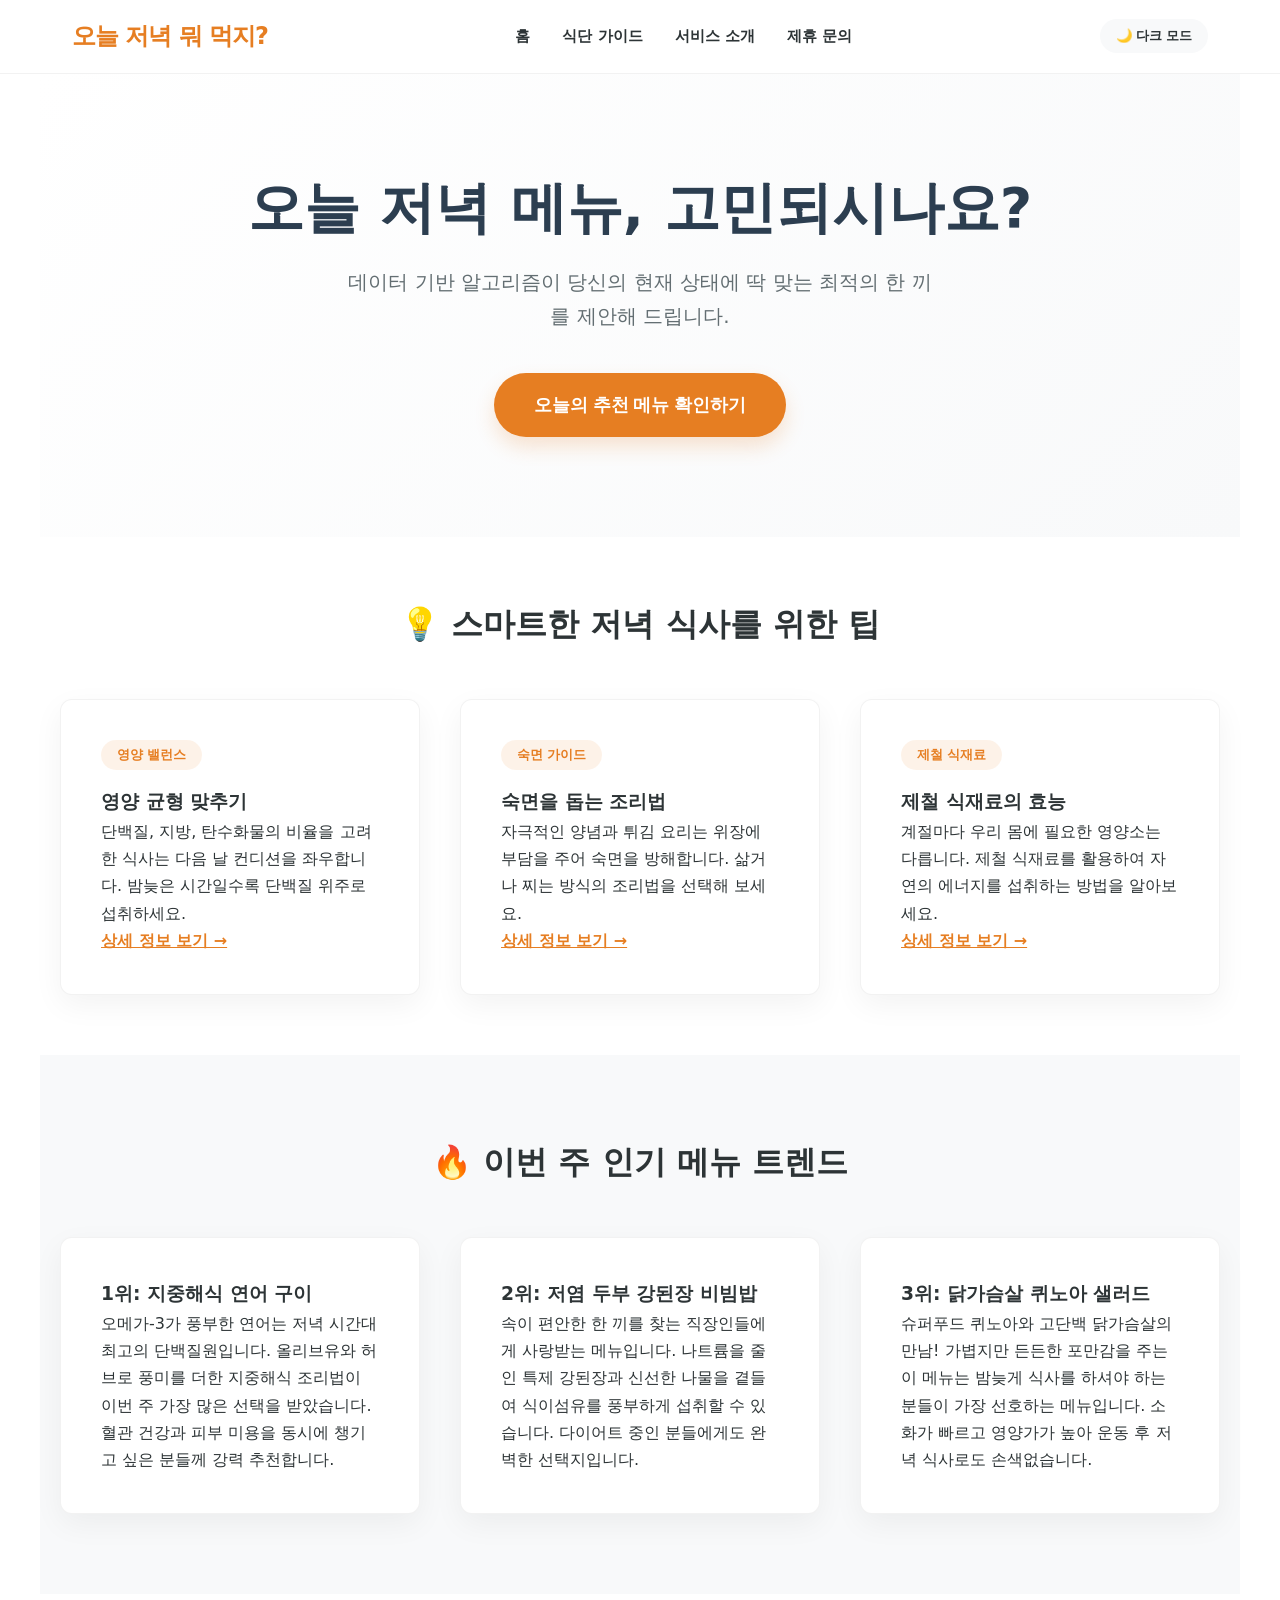
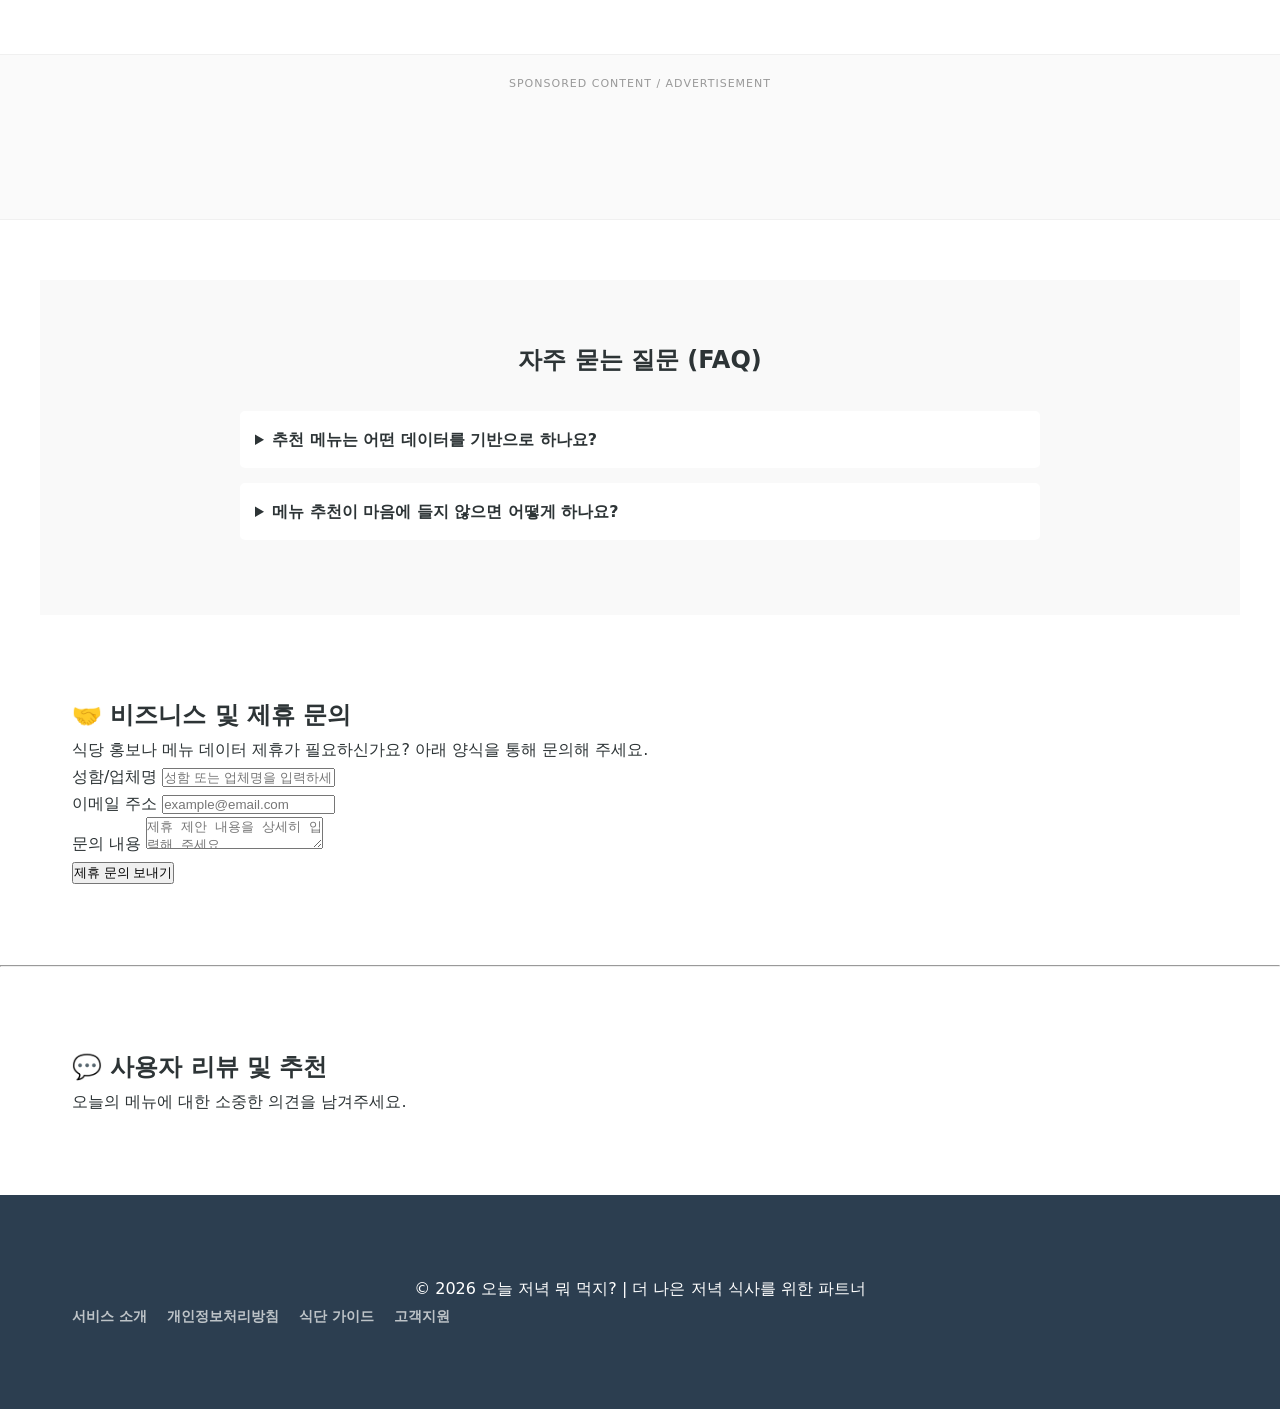
<file: index.html>
<!DOCTYPE html>
<html lang="ko">
<head>
  <meta charset="UTF-8" />
  <meta name="viewport" content="width=device-width, initial-scale=1.0" />
  <title>오늘 저녁 뭐 먹지? | 맞춤형 저녁 식단 추천 및 건강 가이드</title>
  <link href='/style.css' rel='stylesheet'>
  <meta name="description" content="매일 반복되는 저녁 메뉴 고민을 1초 만에 해결해 드립니다. 영양사 권장 식단 가이드와 과학적인 저녁 식사 원칙을 확인하고 최적의 메뉴를 추천받으세요.">
  <meta name="keywords" content="저녁메뉴추천, 오늘저녁뭐먹지, 건강식단, 다이어트식단, 식단가이드">
  <meta name="google-adsense-account" content="ca-pub-7656741498256515">
  <script async src="https://pagead2.googlesyndication.com/pagead/js/adsbygoogle.js?client=ca-pub-7656741498256515"
     crossorigin="anonymous"></script>
</head>
<body>
  <header>
    <nav>
      <div class="logo">오늘 저녁 뭐 먹지?</div>
      <ul role="menubar">
        <li role="none"><a href="/" role="menuitem" title="홈 페이지로 이동">홈</a></li>
        <li role="none"><a href="/dinner.html" role="menuitem" title="건강한 저녁 식사 가이드 읽기">식단 가이드</a></li>
        <li role="none"><a href="/about.html" role="menuitem" title="서비스 및 팀 소개 보기">서비스 소개</a></li>
        <li role="none"><a href="#partnership" role="menuitem" title="비즈니스 제휴 문의하기">제휴 문의</a></li>
      </ul>
      <button id="theme-toggle" title="다크 모드와 라이트 모드 전환">🌙 다크 모드</button>
    </nav>
  </header>

  <main>
    <section id="hero" aria-labelledby="hero-title">
      <h1 id="hero-title">오늘 저녁 메뉴, 고민되시나요?</h1>
      <p>데이터 기반 알고리즘이 당신의 현재 상태에 딱 맞는 최적의 한 끼를 제안해 드립니다.</p>
      <button id="generate" title="랜덤 메뉴 추천 시작하기">오늘의 추천 메뉴 확인하기</button>
    </section>

    <!-- 추천 결과 팝업 모달 -->
    <div id="result-modal" class="modal hidden" role="dialog" aria-modal="true" aria-labelledby="modal-title">
      <div class="modal-content">
        <span class="close-btn" title="닫기" aria-label="Close modal">&times;</span>
        <h2 id="modal-title">오늘의 추천 메뉴</h2>
        
        <!-- 추천 메뉴 이미지 그리드 추가 -->
        <div id="food-images" class="food-image-grid"></div>

        <div class="recommendation-single">
          <div class="rec-card" id="rec-main">
            <div class="tag" id="rec-tag"></div>
            <h3 class="name" id="rec-name"></h3>
            <p class="desc" id="rec-desc"></p>
          </div>
        </div>
        <p class="modal-footer-text">추천 메뉴의 상세 팁을 확인해 보세요!</p>
        
        <!-- 상세 팁 영역 -->
        <div id="tip-area" class="hidden">
          <hr style="margin: 30px 0; border-top: 1px dashed #ddd;">
          <h3 id="tip-title"></h3>
          <ul id="tip-list" style="text-align: left; display: inline-block;"></ul>
        </div>
      </div>
    </div>

    <!-- 정보성 섹션 -->
    <section id="guides" style="padding: 60px 20px; background: #fff;" aria-labelledby="guides-title">
      <h2 id="guides-title" class="section-title">💡 스마트한 저녁 식사를 위한 팁</h2>
      <div class="grid">
        <article class="card">
          <div class="tag">영양 밸런스</div>
          <h3>영양 균형 맞추기</h3>
          <p>단백질, 지방, 탄수화물의 비율을 고려한 식사는 다음 날 컨디션을 좌우합니다. 밤늦은 시간일수록 단백질 위주로 섭취하세요.</p>
          <a href="/dinner.html" style="color: var(--primary); font-weight: bold;" title="영양 균형 가이드 상세보기">상세 정보 보기 →</a>
        </article>
        <article class="card">
          <div class="tag">숙면 가이드</div>
          <h3>숙면을 돕는 조리법</h3>
          <p>자극적인 양념과 튀김 요리는 위장에 부담을 주어 숙면을 방해합니다. 삶거나 찌는 방식의 조리법을 선택해 보세요.</p>
          <a href="/dinner.html" style="color: var(--primary); font-weight: bold;" title="숙면 조리법 가이드 상세보기">상세 정보 보기 →</a>
        </article>
        <article class="card">
          <div class="tag">제철 식재료</div>
          <h3>제철 식재료의 효능</h3>
          <p>계절마다 우리 몸에 필요한 영양소는 다릅니다. 제철 식재료를 활용하여 자연의 에너지를 섭취하는 방법을 알아보세요.</p>
          <a href="/dinner.html" style="color: var(--primary); font-weight: bold;" title="제철 식재료 가이드 상세보기">상세 정보 보기 →</a>
        </article>
      </div>
    </section>

    <!-- 이번 주 트렌드 섹션 추가 (가치 높은 콘텐츠) -->
    <section id="trends" style="padding: 80px 20px; background: var(--bg-soft);">
      <h2 class="section-title">🔥 이번 주 인기 메뉴 트렌드</h2>
      <div class="grid">
        <div class="card">
          <h3>1위: 지중해식 연어 구이</h3>
          <p>오메가-3가 풍부한 연어는 저녁 시간대 최고의 단백질원입니다. 올리브유와 허브로 풍미를 더한 지중해식 조리법이 이번 주 가장 많은 선택을 받았습니다. 혈관 건강과 피부 미용을 동시에 챙기고 싶은 분들께 강력 추천합니다.</p>
        </div>
        <div class="card">
          <h3>2위: 저염 두부 강된장 비빔밥</h3>
          <p>속이 편안한 한 끼를 찾는 직장인들에게 사랑받는 메뉴입니다. 나트륨을 줄인 특제 강된장과 신선한 나물을 곁들여 식이섬유를 풍부하게 섭취할 수 있습니다. 다이어트 중인 분들에게도 완벽한 선택지입니다.</p>
        </div>
        <div class="card">
          <h3>3위: 닭가슴살 퀴노아 샐러드</h3>
          <p>슈퍼푸드 퀴노아와 고단백 닭가슴살의 만남! 가볍지만 든든한 포만감을 주는 이 메뉴는 밤늦게 식사를 하셔야 하는 분들이 가장 선호하는 메뉴입니다. 소화가 빠르고 영양가가 높아 운동 후 저녁 식사로도 손색없습니다.</p>
        </div>
      </div>
    </section>

    <!-- Google AdSense - 정책 준수 레이아웃 -->
    <div class="ad-section-container" style="margin: 60px 0; padding: 20px 0; border-top: 1px solid #f0f0f0; border-bottom: 1px solid #f0f0f0; background-color: #fafafa;">
      <p style="font-size: 11px; color: #999; text-align: center; letter-spacing: 1px; margin-bottom: 15px; text-transform: uppercase;">Sponsored Content / Advertisement</p>
      <div class="ad-wrapper" style="max-width: 728px; margin: 0 auto; min-height: 90px;">
        <ins class="adsbygoogle"
             style="display:block"
             data-ad-client="ca-pub-7656741498256515"
             data-ad-slot="auto"
             data-ad-format="auto"
             data-full-width-responsive="true"></ins>
        <script>
             (adsbygoogle = window.adsbygoogle || []).push({});
        </script>
      </div>
    </div>

    <section id="faq" style="padding: 60px 20px; background: #f9f9f9;" aria-labelledby="faq-title">
      <div style="max-width: 800px; margin: 0 auto;">
        <h2 id="faq-title" style="text-align: center; margin-bottom: 30px;">자주 묻는 질문 (FAQ)</h2>
        <details style="margin-bottom: 15px; padding: 15px; background: white; border-radius: 5px; cursor: pointer;">
          <summary style="font-weight: bold;">추천 메뉴는 어떤 데이터를 기반으로 하나요?</summary>
          <p style="margin-top: 10px;">저희 서비스는 공공 데이터 포털의 영양 정보와 다수의 요리 전문가 피드백을 반영한 알고리즘을 사용합니다.</p>
        </details>
        <details style="margin-bottom: 15px; padding: 15px; background: white; border-radius: 5px; cursor: pointer;">
          <summary style="font-weight: bold;">메뉴 추천이 마음에 들지 않으면 어떻게 하나요?</summary>
          <p style="margin-top: 10px;">'다시 추천받기' 기능을 통해 새로운 조합을 바로 확인하실 수 있습니다. 사용자의 피드백은 알고리즘 개선에 반영됩니다.</p>
        </details>
      </div>
    </section>

    <section id="partnership" aria-labelledby="partnership-title">
      <h2 id="partnership-title">🤝 비즈니스 및 제휴 문의</h2>
      <p>식당 홍보나 메뉴 데이터 제휴가 필요하신가요? 아래 양식을 통해 문의해 주세요.</p>
      <form action="https://formspree.io/f/xpqogpza" method="POST">
        <div class="form-group">
          <label for="name">성함/업체명</label>
          <input type="text" id="name" name="name" required placeholder="성함 또는 업체명을 입력하세요">
        </div>
        <div class="form-group">
          <label for="email">이메일 주소</label>
          <input type="email" id="email" name="email" required placeholder="example@email.com">
        </div>
        <div class="form-group">
          <label for="message">문의 내용</label>
          <textarea id="message" name="message" required placeholder="제휴 제안 내용을 상세히 입력해 주세요"></textarea>
        </div>
        <button type="submit" class="submit-btn" title="제휴 문의 내용 제출">제휴 문의 보내기</button>
      </form>
    </section>

    <hr class="section-divider">

    <section id="comments" aria-labelledby="comments-title">
      <h2 id="comments-title">💬 사용자 리뷰 및 추천</h2>
      <p>오늘의 메뉴에 대한 소중한 의견을 남겨주세요.</p>
      <div id="disqus_thread"></div>
    </section>
  </main>

  <footer>
    <div class="footer-content">
      <p>&copy; 2026 오늘 저녁 뭐 먹지? | 더 나은 저녁 식사를 위한 파트너</p>
      <nav aria-label="Footer Navigation">
        <ul style="list-style: none; padding: 0; display: flex; justify-content: center; gap: 20px;">
          <li><a href="/about.html" title="회사 소개 및 서비스 철학">서비스 소개</a></li>
          <li><a href="/privacy.html" title="개인정보 처리방침 전문 보기">개인정보처리방침</a></li>
          <li><a href="/dinner.html" title="모든 식단 가이드 목록">식단 가이드</a></li>
          <li><a href="mailto:support@example.com" title="고객지원팀에 이메일 보내기">고객지원</a></li>
        </ul>
      </nav>
    </div>
  </footer>

  <script defer src="/main.js"></script>
</body>
</html>
</file>
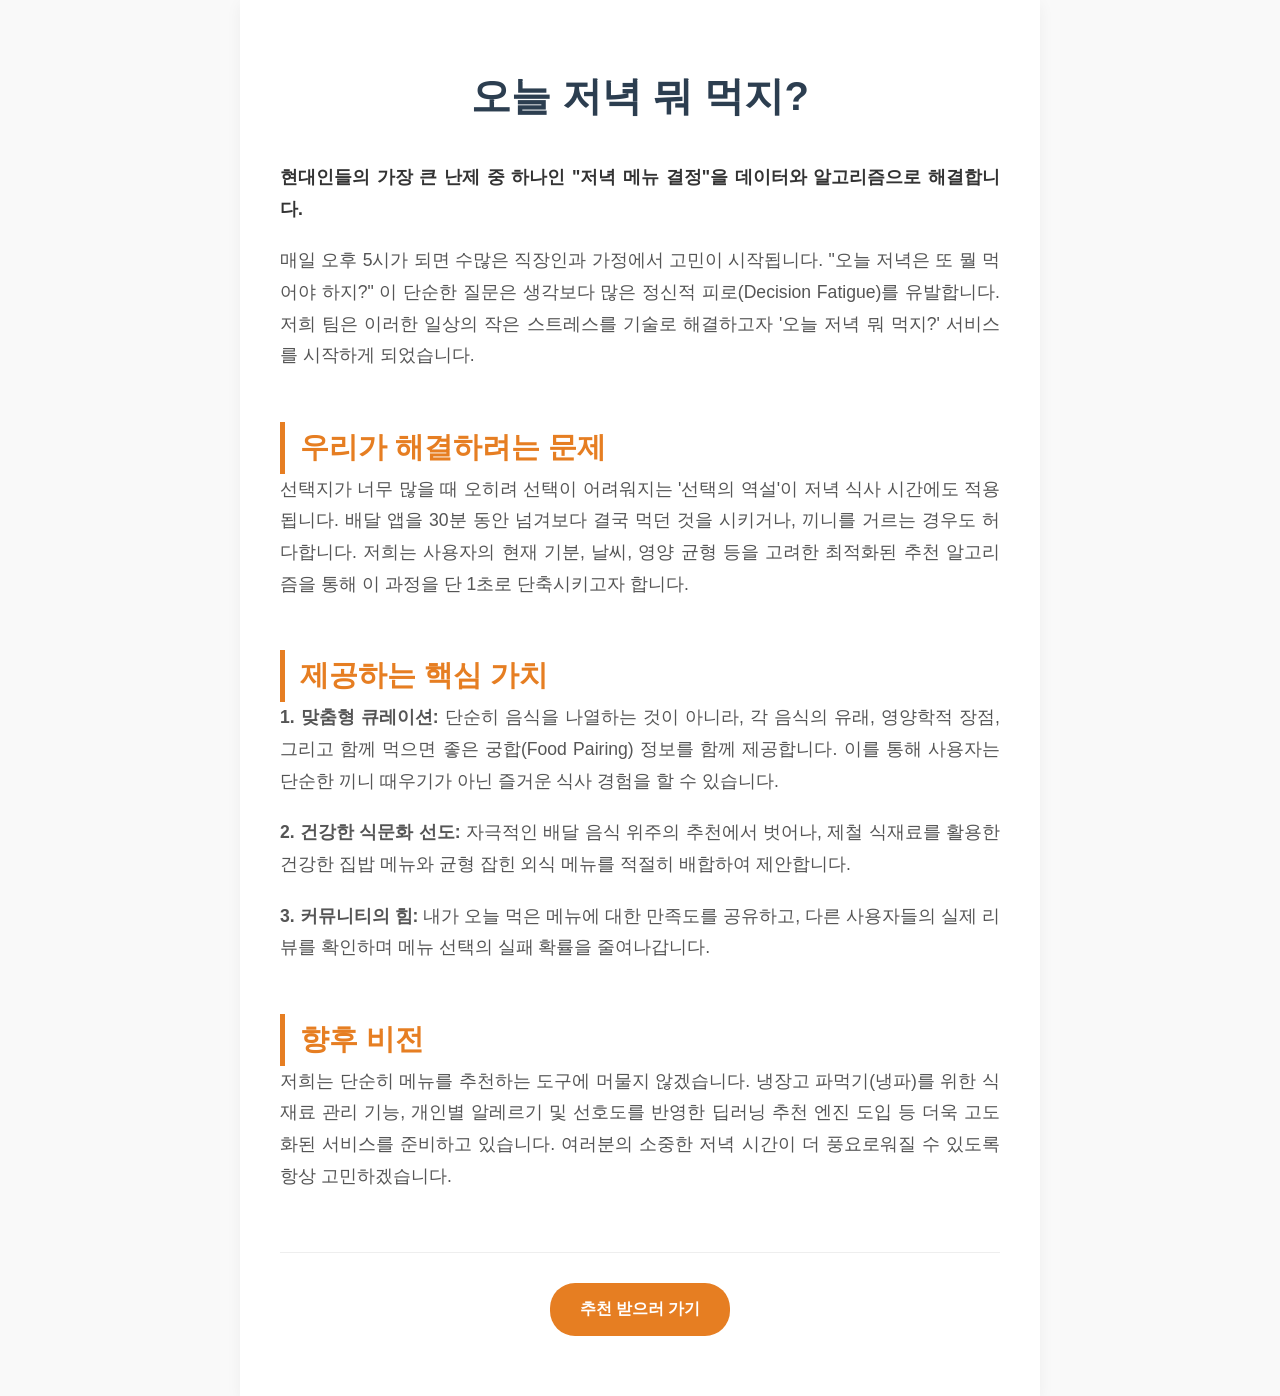
<file: about.html>
<!DOCTYPE html>
<html lang="ko">
<head>
    <meta charset="UTF-8">
    <meta name="viewport" content="width=device-width, initial-scale=1.0">
    <title>서비스 소개 - 오늘 저녁 뭐 먹지?</title>
    <link rel="stylesheet" href="style.css">
    <style>
        body { padding: 0; margin: 0; line-height: 1.8; color: #333; font-family: 'Pretendard', sans-serif; background-color: #f9f9f9; }
        .container { max-width: 800px; margin: 0 auto; background: white; padding: 60px 40px; box-shadow: 0 4px 15px rgba(0,0,0,0.05); }
        h1 { font-size: 2.5rem; color: #2c3e50; margin-bottom: 30px; text-align: center; }
        h2 { font-size: 1.8rem; color: #e67e22; margin-top: 50px; border-left: 5px solid #e67e22; padding-left: 15px; }
        p { margin-bottom: 20px; font-size: 1.1rem; color: #555; text-align: justify; }
        .highlight { font-weight: bold; color: #333; }
        .footer-nav { margin-top: 60px; text-align: center; border-top: 1px solid #eee; padding-top: 30px; }
        .btn { display: inline-block; padding: 12px 30px; background: #e67e22; color: white; text-decoration: none; border-radius: 25px; font-weight: bold; transition: background 0.3s; }
        .btn:hover { background: #d35400; }
    </style>
</head>
<body>
    <div class="container">
        <h1>오늘 저녁 뭐 먹지?</h1>
        <p class="highlight">현대인들의 가장 큰 난제 중 하나인 "저녁 메뉴 결정"을 데이터와 알고리즘으로 해결합니다.</p>
        
        <p>매일 오후 5시가 되면 수많은 직장인과 가정에서 고민이 시작됩니다. "오늘 저녁은 또 뭘 먹어야 하지?" 이 단순한 질문은 생각보다 많은 정신적 피로(Decision Fatigue)를 유발합니다. 저희 팀은 이러한 일상의 작은 스트레스를 기술로 해결하고자 '오늘 저녁 뭐 먹지?' 서비스를 시작하게 되었습니다.</p>

        <h2>우리가 해결하려는 문제</h2>
        <p>선택지가 너무 많을 때 오히려 선택이 어려워지는 '선택의 역설'이 저녁 식사 시간에도 적용됩니다. 배달 앱을 30분 동안 넘겨보다 결국 먹던 것을 시키거나, 끼니를 거르는 경우도 허다합니다. 저희는 사용자의 현재 기분, 날씨, 영양 균형 등을 고려한 최적화된 추천 알고리즘을 통해 이 과정을 단 1초로 단축시키고자 합니다.</p>

        <h2>제공하는 핵심 가치</h2>
        <p><strong>1. 맞춤형 큐레이션:</strong> 단순히 음식을 나열하는 것이 아니라, 각 음식의 유래, 영양학적 장점, 그리고 함께 먹으면 좋은 궁합(Food Pairing) 정보를 함께 제공합니다. 이를 통해 사용자는 단순한 끼니 때우기가 아닌 즐거운 식사 경험을 할 수 있습니다.</p>
        <p><strong>2. 건강한 식문화 선도:</strong> 자극적인 배달 음식 위주의 추천에서 벗어나, 제철 식재료를 활용한 건강한 집밥 메뉴와 균형 잡힌 외식 메뉴를 적절히 배합하여 제안합니다.</p>
        <p><strong>3. 커뮤니티의 힘:</strong> 내가 오늘 먹은 메뉴에 대한 만족도를 공유하고, 다른 사용자들의 실제 리뷰를 확인하며 메뉴 선택의 실패 확률을 줄여나갑니다.</p>

        <h2>향후 비전</h2>
        <p>저희는 단순히 메뉴를 추천하는 도구에 머물지 않겠습니다. 냉장고 파먹기(냉파)를 위한 식재료 관리 기능, 개인별 알레르기 및 선호도를 반영한 딥러닝 추천 엔진 도입 등 더욱 고도화된 서비스를 준비하고 있습니다. 여러분의 소중한 저녁 시간이 더 풍요로워질 수 있도록 항상 고민하겠습니다.</p>

        <div class="footer-nav">
            <a href="/" class="btn">추천 받으러 가기</a>
        </div>
    </div>
</body>
</html>
</file>
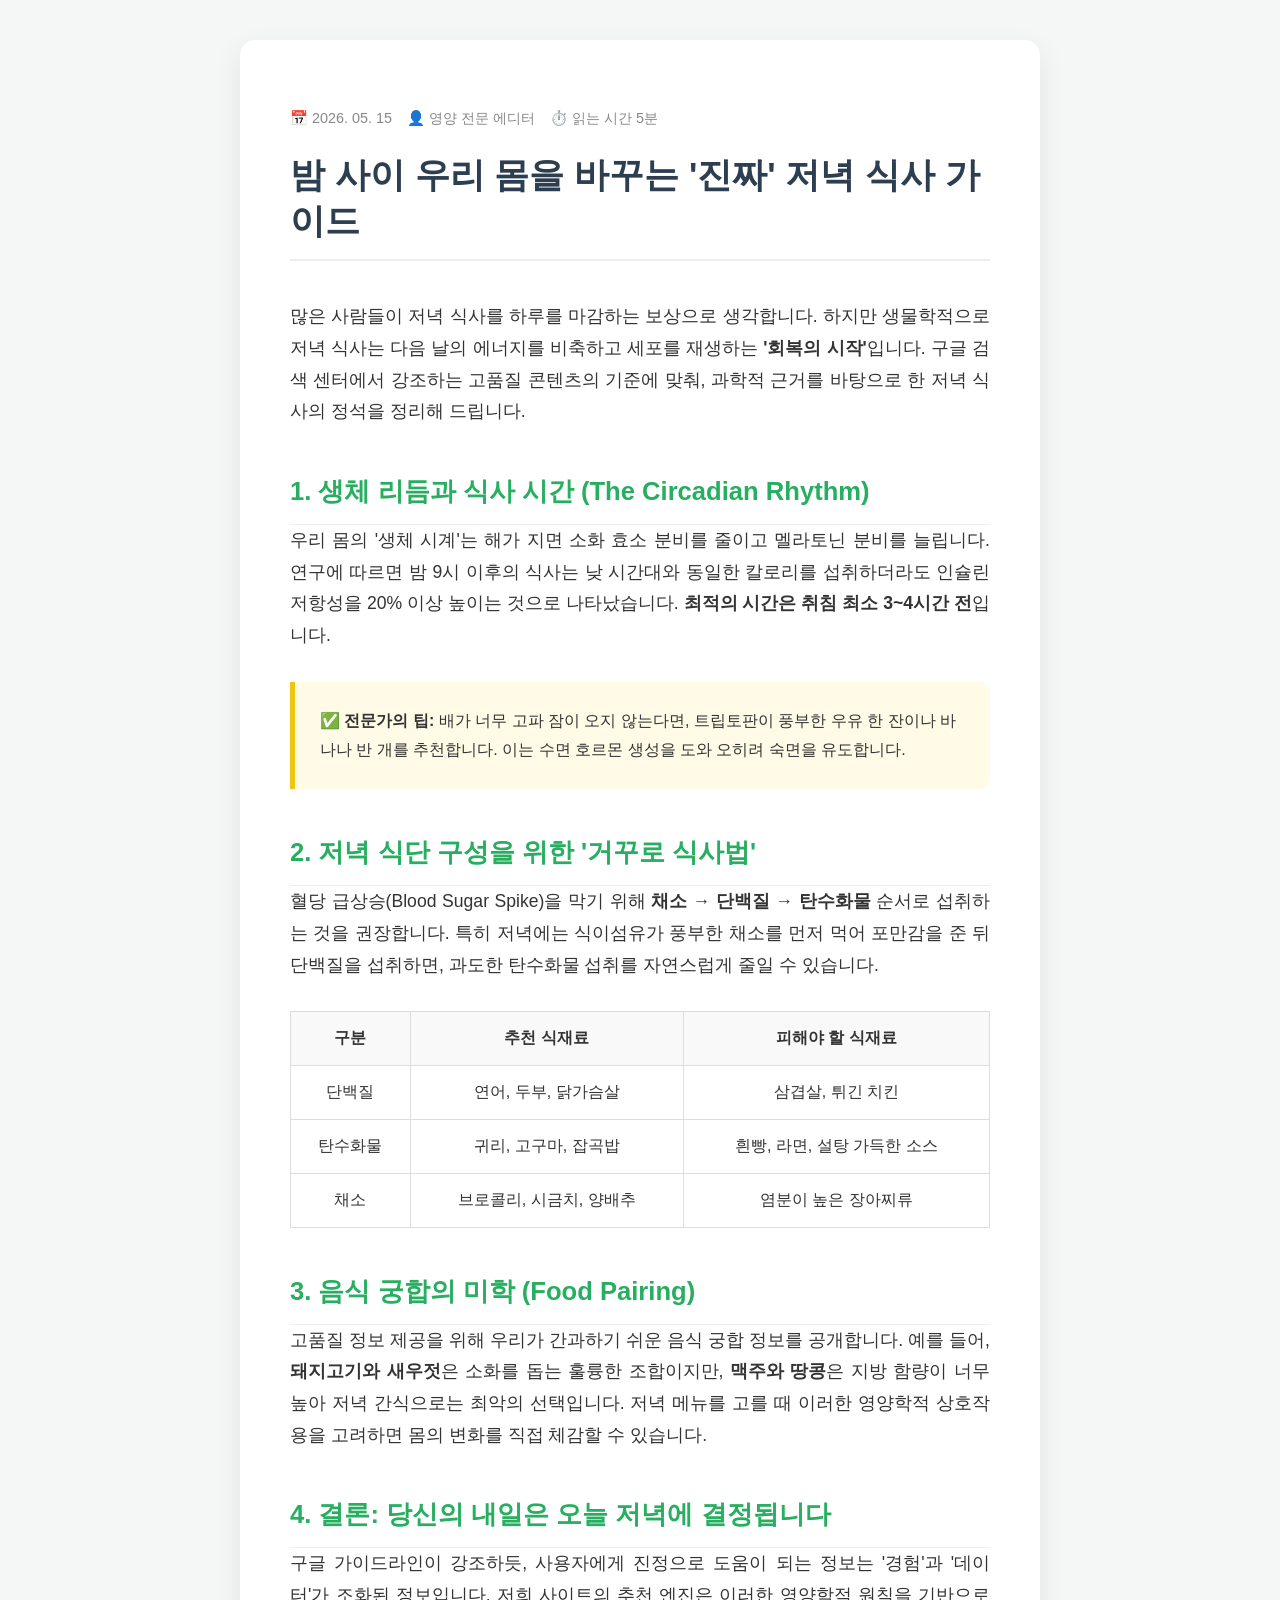
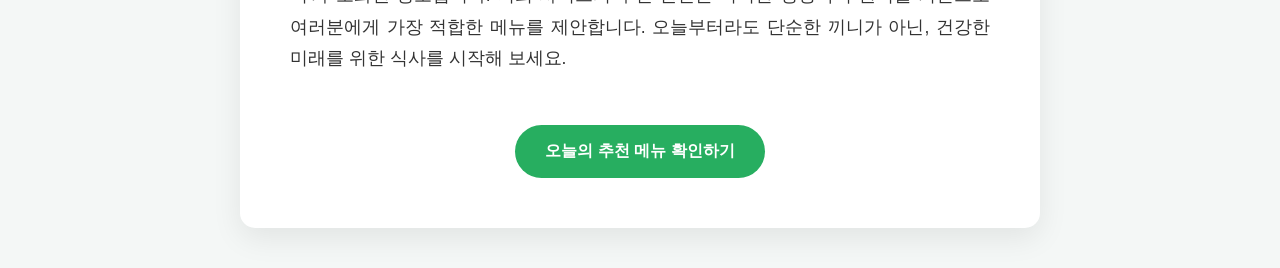
<file: dinner.html>
<!DOCTYPE html>
<html lang="ko">
<head>
    <meta charset="UTF-8">
    <meta name="viewport" content="width=device-width, initial-scale=1.0">
    <title>과학적으로 증명된 최고의 저녁 식사 원칙 - 오늘 저녁 뭐 먹지?</title>
    <meta name="description" content="단순한 식사를 넘어 건강과 숙면을 돕는 저녁 식사 가이드를 확인하세요. 시간대별 최적의 메뉴와 식재료 궁합 정보를 제공합니다.">
    <link rel="stylesheet" href="style.css">
    <style>
        body { padding: 0; margin: 0; line-height: 1.8; color: #333; font-family: 'Pretendard', sans-serif; background-color: #f4f7f6; }
        .article-container { max-width: 800px; margin: 40px auto; background: white; padding: 50px; border-radius: 15px; box-shadow: 0 10px 30px rgba(0,0,0,0.08); }
        header.article-header { border-bottom: 2px solid #eee; margin-bottom: 40px; }
        h1 { font-size: 2.2rem; color: #2c3e50; line-height: 1.3; margin-top: 10px; }
        .meta { color: #888; margin-bottom: 20px; font-size: 0.9rem; display: flex; gap: 15px; }
        h2 { font-size: 1.6rem; color: #27ae60; margin-top: 40px; border-bottom: 1px solid #eee; padding-bottom: 10px; }
        p { margin-bottom: 25px; text-align: justify; font-size: 1.1rem; }
        .highlight-box { background: #fffbe6; padding: 25px; border-left: 5px solid #f1c40f; margin: 30px 0; border-radius: 0 10px 10px 0; }
        .comparison-table { width: 100%; border-collapse: collapse; margin: 30px 0; }
        .comparison-table th, .comparison-table td { border: 1px solid #ddd; padding: 12px; text-align: center; }
        .comparison-table th { background-color: #f9f9f9; }
        .footer-nav { margin-top: 50px; text-align: center; }
        .btn-back { display: inline-block; padding: 12px 30px; background: #27ae60; color: white; text-decoration: none; border-radius: 30px; font-weight: bold; transition: opacity 0.3s; }
        .btn-back:hover { opacity: 0.9; }
    </style>
</head>
<body>
    <article class="article-container">
        <header class="article-header">
            <div class="meta">
                <span>📅 2026. 05. 15</span>
                <span>👤 영양 전문 에디터</span>
                <span>⏱️ 읽는 시간 5분</span>
            </div>
            <h1>밤 사이 우리 몸을 바꾸는 '진짜' 저녁 식사 가이드</h1>
        </header>
        
        <p>많은 사람들이 저녁 식사를 하루를 마감하는 보상으로 생각합니다. 하지만 생물학적으로 저녁 식사는 다음 날의 에너지를 비축하고 세포를 재생하는 <strong>'회복의 시작'</strong>입니다. 구글 검색 센터에서 강조하는 고품질 콘텐츠의 기준에 맞춰, 과학적 근거를 바탕으로 한 저녁 식사의 정석을 정리해 드립니다.</p>

        <h2>1. 생체 리듬과 식사 시간 (The Circadian Rhythm)</h2>
        <p>우리 몸의 '생체 시계'는 해가 지면 소화 효소 분비를 줄이고 멜라토닌 분비를 늘립니다. 연구에 따르면 밤 9시 이후의 식사는 낮 시간대와 동일한 칼로리를 섭취하더라도 인슐린 저항성을 20% 이상 높이는 것으로 나타났습니다. <strong>최적의 시간은 취침 최소 3~4시간 전</strong>입니다.</p>

        <div class="highlight-box">
            <strong>✅ 전문가의 팁:</strong> 배가 너무 고파 잠이 오지 않는다면, 트립토판이 풍부한 우유 한 잔이나 바나나 반 개를 추천합니다. 이는 수면 호르몬 생성을 도와 오히려 숙면을 유도합니다.
        </div>

        <h2>2. 저녁 식단 구성을 위한 '거꾸로 식사법'</h2>
        <p>혈당 급상승(Blood Sugar Spike)을 막기 위해 <strong>채소 → 단백질 → 탄수화물</strong> 순서로 섭취하는 것을 권장합니다. 특히 저녁에는 식이섬유가 풍부한 채소를 먼저 먹어 포만감을 준 뒤 단백질을 섭취하면, 과도한 탄수화물 섭취를 자연스럽게 줄일 수 있습니다.</p>

        <table class="comparison-table">
            <thead>
                <tr>
                    <th>구분</th>
                    <th>추천 식재료</th>
                    <th>피해야 할 식재료</th>
                </tr>
            </thead>
            <tbody>
                <tr>
                    <td>단백질</td>
                    <td>연어, 두부, 닭가슴살</td>
                    <td>삼겹살, 튀긴 치킨</td>
                </tr>
                <tr>
                    <td>탄수화물</td>
                    <td>귀리, 고구마, 잡곡밥</td>
                    <td>흰빵, 라면, 설탕 가득한 소스</td>
                </tr>
                <tr>
                    <td>채소</td>
                    <td>브로콜리, 시금치, 양배추</td>
                    <td>염분이 높은 장아찌류</td>
                </tr>
            </tbody>
        </table>

        <h2>3. 음식 궁합의 미학 (Food Pairing)</h2>
        <p>고품질 정보 제공을 위해 우리가 간과하기 쉬운 음식 궁합 정보를 공개합니다. 예를 들어, <strong>돼지고기와 새우젓</strong>은 소화를 돕는 훌륭한 조합이지만, <strong>맥주와 땅콩</strong>은 지방 함량이 너무 높아 저녁 간식으로는 최악의 선택입니다. 저녁 메뉴를 고를 때 이러한 영양학적 상호작용을 고려하면 몸의 변화를 직접 체감할 수 있습니다.</p>

        <h2>4. 결론: 당신의 내일은 오늘 저녁에 결정됩니다</h2>
        <p>구글 가이드라인이 강조하듯, 사용자에게 진정으로 도움이 되는 정보는 '경험'과 '데이터'가 조화된 정보입니다. 저희 사이트의 추천 엔진은 이러한 영양학적 원칙을 기반으로 여러분에게 가장 적합한 메뉴를 제안합니다. 오늘부터라도 단순한 끼니가 아닌, 건강한 미래를 위한 식사를 시작해 보세요.</p>

        <div class="footer-nav">
            <a href="/" class="btn-back">오늘의 추천 메뉴 확인하기</a>
        </div>
    </article>
</body>
</html>
</file>
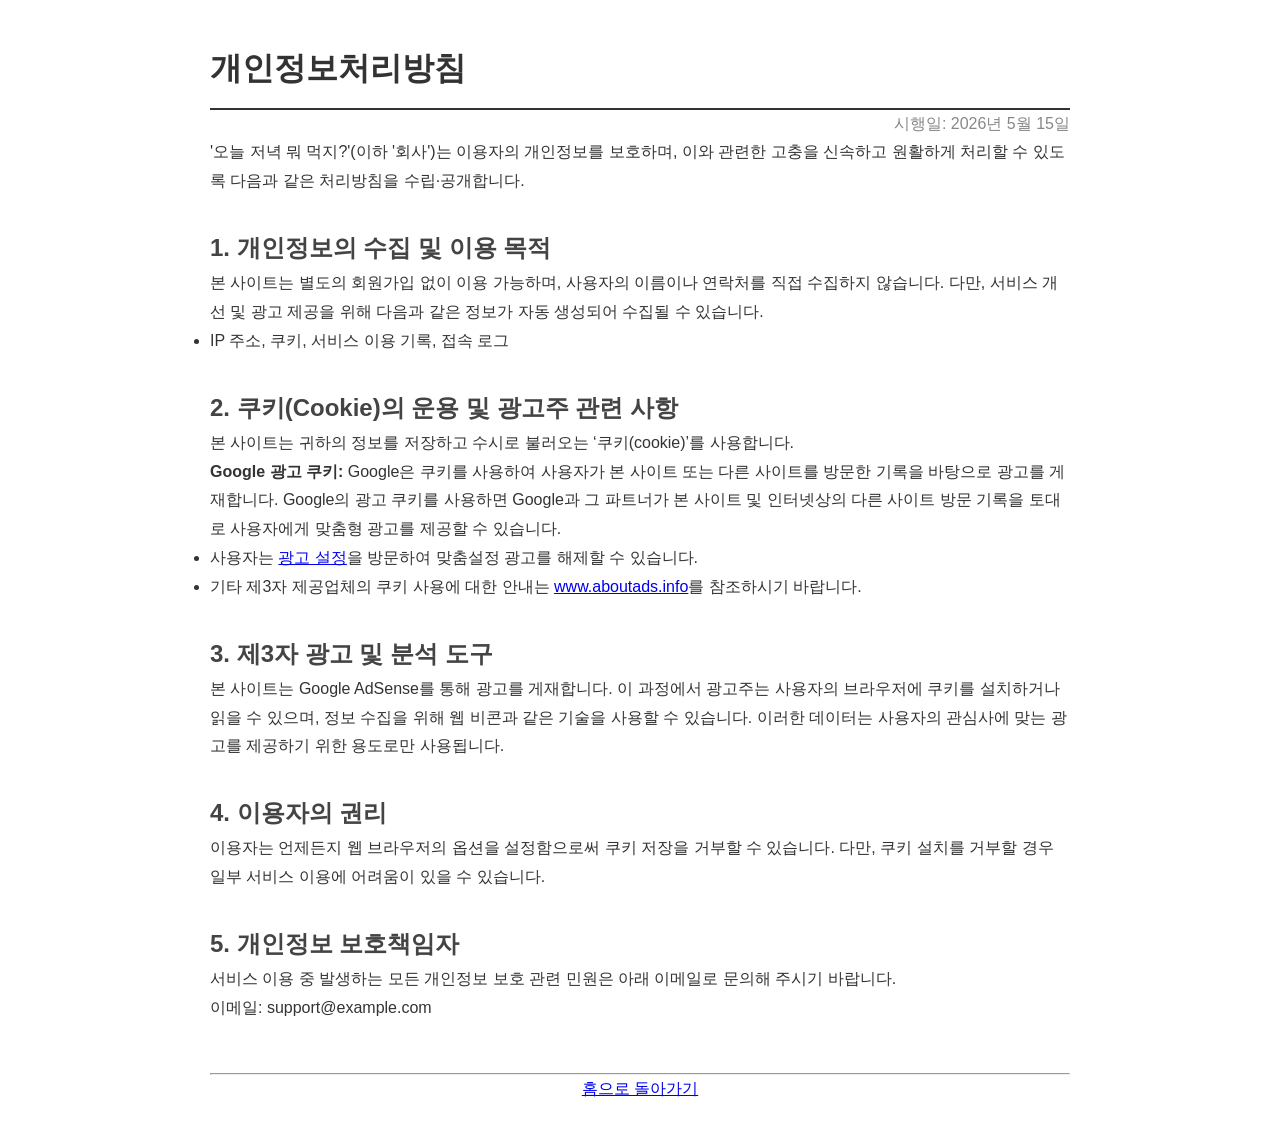
<file: privacy.html>
<!DOCTYPE html>
<html lang="ko">
<head>
    <meta charset="UTF-8">
    <meta name="viewport" content="width=device-width, initial-scale=1.0">
    <title>개인정보처리방침 - 오늘 저녁 뭐 먹지?</title>
    <link rel="stylesheet" href="style.css">
    <style>
        body { padding: 40px 20px; line-height: 1.8; max-width: 900px; margin: 0 auto; color: #333; font-family: 'Pretendard', sans-serif; }
        h1 { border-bottom: 2px solid #333; padding-bottom: 10px; }
        h2 { margin-top: 30px; color: #444; }
        p, li { font-size: 16px; }
        .date { color: #888; text-align: right; }
    </style>
</head>
<body>
    <h1>개인정보처리방침</h1>
    <p class="date">시행일: 2026년 5월 15일</p>
    
    <p>'오늘 저녁 뭐 먹지?'(이하 '회사')는 이용자의 개인정보를 보호하며, 이와 관련한 고충을 신속하고 원활하게 처리할 수 있도록 다음과 같은 처리방침을 수립·공개합니다.</p>

    <h2>1. 개인정보의 수집 및 이용 목적</h2>
    <p>본 사이트는 별도의 회원가입 없이 이용 가능하며, 사용자의 이름이나 연락처를 직접 수집하지 않습니다. 다만, 서비스 개선 및 광고 제공을 위해 다음과 같은 정보가 자동 생성되어 수집될 수 있습니다.</p>
    <ul>
        <li>IP 주소, 쿠키, 서비스 이용 기록, 접속 로그</li>
    </ul>

    <h2>2. 쿠키(Cookie)의 운용 및 광고주 관련 사항</h2>
    <p>본 사이트는 귀하의 정보를 저장하고 수시로 불러오는 ‘쿠키(cookie)’를 사용합니다.</p>
    <p><strong>Google 광고 쿠키:</strong> Google은 쿠키를 사용하여 사용자가 본 사이트 또는 다른 사이트를 방문한 기록을 바탕으로 광고를 게재합니다. Google의 광고 쿠키를 사용하면 Google과 그 파트너가 본 사이트 및 인터넷상의 다른 사이트 방문 기록을 토대로 사용자에게 맞춤형 광고를 제공할 수 있습니다.</p>
    <ul>
        <li>사용자는 <a href="https://www.google.com/settings/ads" target="_blank">광고 설정</a>을 방문하여 맞춤설정 광고를 해제할 수 있습니다.</li>
        <li>기타 제3자 제공업체의 쿠키 사용에 대한 안내는 <a href="http://www.aboutads.info" target="_blank">www.aboutads.info</a>를 참조하시기 바랍니다.</li>
    </ul>

    <h2>3. 제3자 광고 및 분석 도구</h2>
    <p>본 사이트는 Google AdSense를 통해 광고를 게재합니다. 이 과정에서 광고주는 사용자의 브라우저에 쿠키를 설치하거나 읽을 수 있으며, 정보 수집을 위해 웹 비콘과 같은 기술을 사용할 수 있습니다. 이러한 데이터는 사용자의 관심사에 맞는 광고를 제공하기 위한 용도로만 사용됩니다.</p>

    <h2>4. 이용자의 권리</h2>
    <p>이용자는 언제든지 웹 브라우저의 옵션을 설정함으로써 쿠키 저장을 거부할 수 있습니다. 다만, 쿠키 설치를 거부할 경우 일부 서비스 이용에 어려움이 있을 수 있습니다.</p>

    <h2>5. 개인정보 보호책임자</h2>
    <p>서비스 이용 중 발생하는 모든 개인정보 보호 관련 민원은 아래 이메일로 문의해 주시기 바랍니다.</p>
    <p>이메일: support@example.com</p>

    <hr style="margin-top: 50px;">
    <div style="text-align: center;">
        <a href="/" class="btn">홈으로 돌아가기</a>
    </div>
</body>
</html>
</file>
<file: style.css>
:root {
  --primary: #e67e22;
  --primary-dark: #d35400;
  --secondary: #2c3e50;
  --accent: #27ae60;
  --bg: #ffffff;
  --bg-soft: #f8f9fa;
  --text: #2d3436;
  --text-light: #636e72;
  --white: #ffffff;
  --shadow: 0 10px 30px rgba(0,0,0,0.05);
  --radius: 12px;
}

body.dark-mode {
  --bg: #121212;
  --bg-soft: #1e1e1e;
  --text: #f0f0f0;
  --text-light: #b2bec3;
  --shadow: 0 10px 30px rgba(0,0,0,0.3);
}

* { box-sizing: border-box; margin: 0; padding: 0; }

body {
  font-family: 'Pretendard', -apple-system, BlinkMacSystemFont, system-ui, Roboto, sans-serif;
  background-color: var(--bg);
  color: var(--text);
  line-height: 1.7;
  transition: all 0.3s ease;
}

/* Navigation */
header {
  background: var(--bg);
  backdrop-filter: blur(10px);
  border-bottom: 1px solid rgba(0,0,0,0.05);
  position: sticky;
  top: 0;
  z-index: 1000;
  padding: 1rem 0;
}

nav {
  max-width: 1200px;
  margin: 0 auto;
  display: flex;
  justify-content: space-between;
  align-items: center;
  padding: 0 2rem;
}

.logo {
  font-size: 1.5rem;
  font-weight: 800;
  color: var(--primary);
  letter-spacing: -1px;
}

nav ul { display: flex; list-style: none; gap: 2rem; }
nav a {
  text-decoration: none;
  color: var(--text);
  font-weight: 600;
  font-size: 0.95rem;
  transition: color 0.2s;
}
nav a:hover { color: var(--primary); }

#theme-toggle {
  background: var(--bg-soft);
  border: none;
  padding: 0.5rem 1rem;
  border-radius: 50px;
  cursor: pointer;
  font-weight: 600;
  color: var(--text);
}

/* Hero Section */
#hero {
  padding: 100px 2rem;
  text-align: center;
  background: linear-gradient(135deg, var(--bg) 0%, var(--bg-soft) 100%);
}

#hero h1 {
  font-size: 3.5rem;
  font-weight: 900;
  line-height: 1.2;
  margin-bottom: 1.5rem;
  color: var(--secondary);
}

#hero p {
  font-size: 1.25rem;
  color: var(--text-light);
  max-width: 600px;
  margin: 0 auto 2.5rem;
}

#generate {
  background: var(--primary);
  color: var(--white);
  border: none;
  padding: 1.25rem 2.5rem;
  font-size: 1.1rem;
  font-weight: 700;
  border-radius: 50px;
  cursor: pointer;
  transition: all 0.3s;
  box-shadow: 0 10px 20px rgba(230, 126, 34, 0.2);
}

#generate:hover {
  transform: translateY(-3px);
  background: var(--primary-dark);
  box-shadow: 0 15px 30px rgba(230, 126, 34, 0.3);
}

/* Cards & Sections */
section { max-width: 1200px; margin: 0 auto; padding: 80px 2rem; }

.section-title {
  text-align: center;
  font-size: 2rem;
  margin-bottom: 3rem;
}

.grid {
  display: grid;
  grid-template-columns: repeat(auto-fit, minmax(300px, 1fr));
  gap: 2.5rem;
}

.card {
  background: var(--bg);
  padding: 2.5rem;
  border-radius: var(--radius);
  border: 1px solid rgba(0,0,0,0.05);
  box-shadow: var(--shadow);
  transition: transform 0.3s ease;
}

.card:hover { transform: translateY(-10px); }

/* Modal */
.modal {
  position: fixed;
  inset: 0;
  background: rgba(0,0,0,0.8);
  display: flex;
  align-items: center;
  justify-content: center;
  z-index: 2000;
  backdrop-filter: blur(8px);
}

.modal-content {
  background: var(--bg);
  padding: 3rem;
  border-radius: 24px;
  max-width: 600px;
  width: 90%;
  text-align: center;
  position: relative;
}

.close-btn {
  position: absolute;
  top: 1.5rem;
  right: 1.5rem;
  font-size: 2rem;
  cursor: pointer;
  color: var(--text-light);
}

/* Food Image Grid in Modal */
.food-image-grid {
  display: grid;
  grid-template-columns: repeat(3, 1fr);
  gap: 1rem;
  margin: 1.5rem 0 2rem;
}

.img-wrapper {
  aspect-ratio: 4 / 3;
  overflow: hidden;
  border-radius: var(--radius);
  box-shadow: 0 4px 10px rgba(0,0,0,0.1);
  transition: transform 0.3s ease;
}

.img-wrapper:hover {
  transform: scale(1.05);
}

.img-wrapper img {
  width: 100%;
  height: 100%;
  object-fit: cover;
  display: block;
}

@media (max-width: 600px) {
  .food-image-grid {
    grid-template-columns: 1fr;
    gap: 0.8rem;
  }
}

/* Footer */
footer {
  background: var(--secondary);
  color: var(--white);
  padding: 80px 2rem;
  text-align: center;
}

footer a { color: #bdc3c7; text-decoration: none; font-size: 0.9rem; }
footer a:hover { color: var(--white); }

/* Utility */
.hidden { display: none; }
.tag {
  background: rgba(230, 126, 34, 0.1);
  color: var(--primary);
  padding: 0.25rem 1rem;
  border-radius: 50px;
  font-size: 0.8rem;
  font-weight: 700;
  display: inline-block;
  margin-bottom: 1rem;
}

@media (max-width: 768px) {
  #hero h1 { font-size: 2.5rem; }
  nav ul { display: none; }
}
</file>
